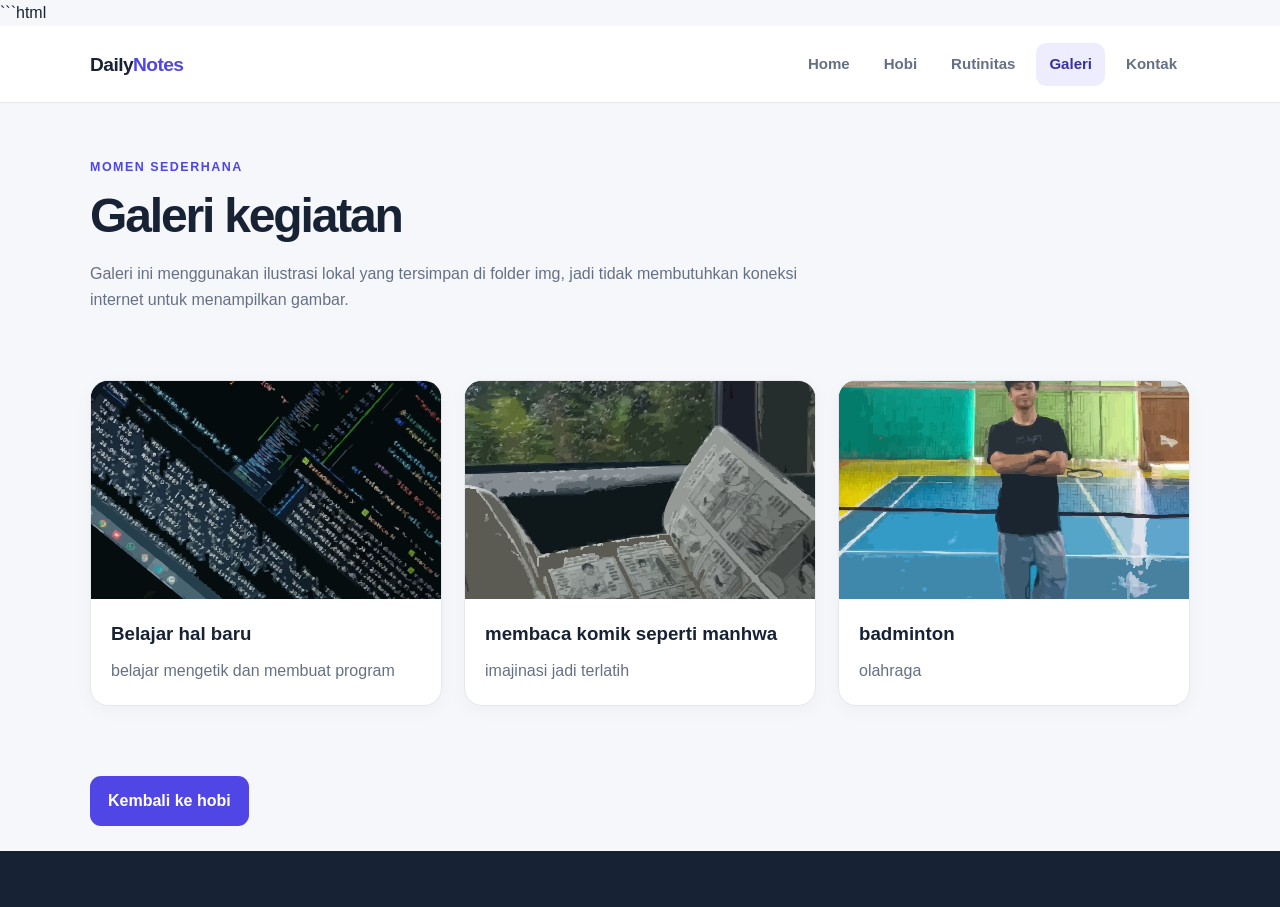
<file: galeri.html>
```html
<!DOCTYPE html>
<html lang="id">

<head>
    <meta charset="UTF-8">
    <meta name="viewport" content="width=device-width, initial-scale=1.0">

    <meta
        name="description"
        content="Website personal tentang hobi dan kegiatan sehari-hari."
    >

    <title>Galeri | Catatan Personal</title>

    <link rel="stylesheet" href="css/style.css">
</head>

<body>

    <header class="site-header">
        <div class="container nav-wrap">

            <a class="brand" href="index.html">
                Daily<span>Notes</span>
            </a>

            <nav aria-label="Navigasi utama">
                <a href="index.html">Home</a>
                <a href="hobi.html">Hobi</a>
                <a href="rutinitas.html">Rutinitas</a>
                <a href="galeri.html" class="active">Galeri</a>
                <a href="kontak.html">Kontak</a>
            </nav>

        </div>
    </header>

    <main class="container">

        <section class="page-intro">
            <span class="eyebrow">Momen sederhana</span>

            <h1>Galeri kegiatan</h1>

            <p>
                Galeri ini menggunakan ilustrasi lokal yang tersimpan
                di folder img, jadi tidak membutuhkan koneksi internet
                untuk menampilkan gambar.
            </p>
        </section>

        <section class="section grid">

            <article class="card">
                <img
                    src="img/coding.svg"
                    alt="Ilustrasi coding"
                >

                <div class="card-body">
                    <h3>Belajar hal baru</h3>

                    <p>
                       belajar mengetik dan membuat program
                    </p>
                </div>
            </article>

            <article class="card">
                <img
                    src="img/reading.svg"
                    alt="Ilustrasi membaca"
                >

                <div class="card-body">
                    <h3>membaca komik seperti manhwa</h3>

                    <p>
                        imajinasi jadi terlatih
                    </p>
                </div>
            </article>

            <article class="card">
                <img
                    src="img/badminton.svg"
                    alt="Ilustrasi bermain badminton"
                >

                <div class="card-body">
                    <h3>badminton</h3>

                    <p>
                       olahraga 
                    </p>
                </div>
            </article>

           
        </section>

        <a class="button" href="hobi.html">
            Kembali ke hobi
        </a>

    </main>

    <footer class="site-footer">
        <div class="container footer-wrap">
        </div>
    </footer>

</body>
</file>
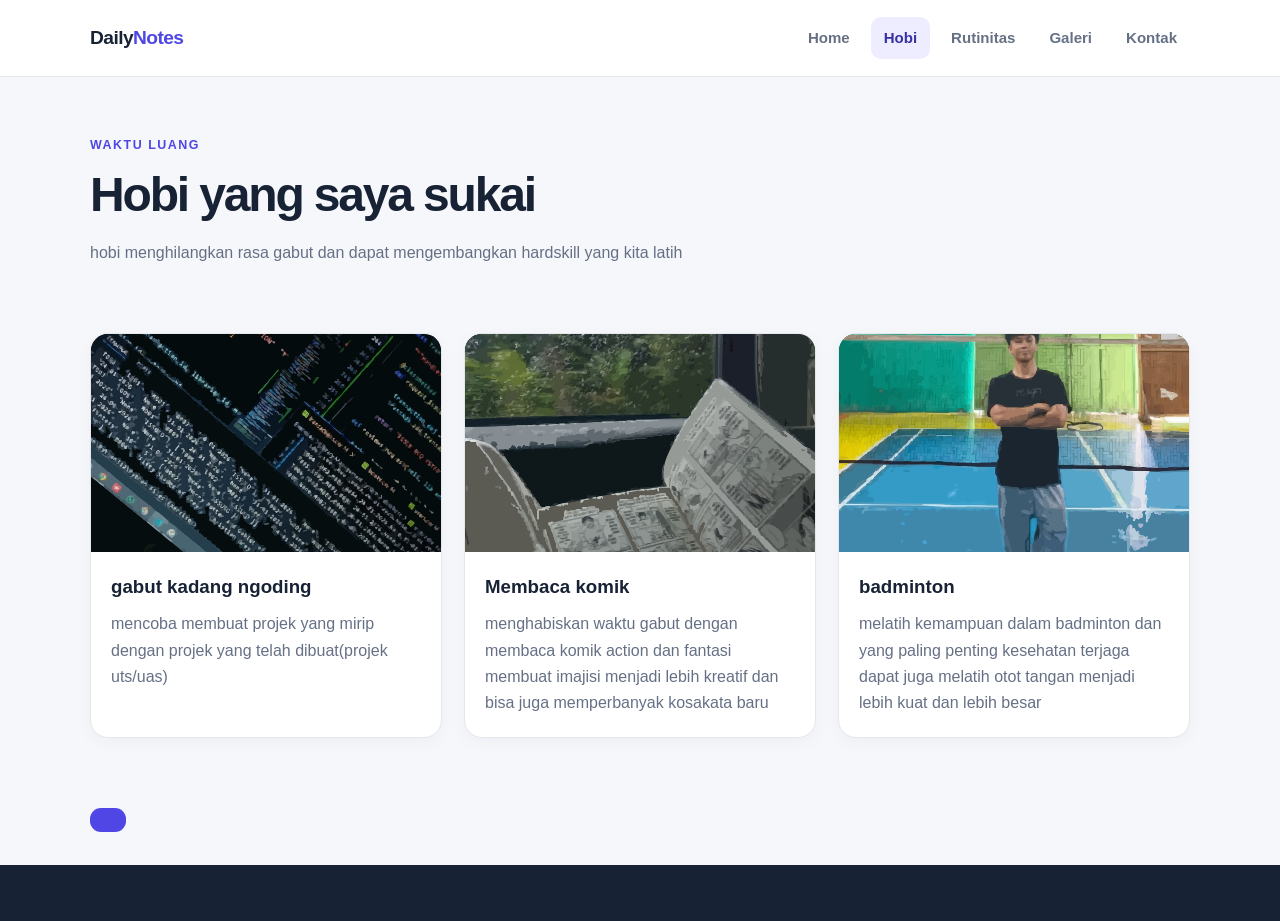
<file: hobi.html>
<!DOCTYPE html>
<html lang="id">

<head>
    <meta charset="UTF-8">
    <meta name="viewport" content="width=device-width, initial-scale=1.0">

    <meta
        name="description"
        content="Website personal tentang hobi dan kegiatan sehari-hari."
    >

    <title>Hobi | Catatan Personal</title>

    <link rel="stylesheet" href="css/style.css">
</head>

<body>

    <header class="site-header">
        <div class="container nav-wrap">

            <a class="brand" href="index.html">
                Daily<span>Notes</span>
            </a>

            <nav aria-label="Navigasi utama">
                <a href="index.html">Home</a>
                <a href="hobi.html" class="active">Hobi</a>
                <a href="rutinitas.html">Rutinitas</a>
                <a href="galeri.html">Galeri</a>
                <a href="kontak.html">Kontak</a>
            </nav>

        </div>
    </header>

    <main class="container">

        <section class="page-intro">
            <span class="eyebrow">Waktu luang</span>

            <h1>Hobi yang saya sukai</h1>

            <p>
                hobi menghilangkan rasa gabut dan dapat mengembangkan 
                hardskill yang kita latih
            </p>
        </section>

        <section class="section grid">

            <article class="card">
                <img
                    src="img/coding.svg"
                    alt="Ilustrasi belajar coding"
                >

                <div class="card-body">
                    <h3>gabut kadang ngoding</h3>

                    <p>
                       mencoba membuat projek yang mirip dengan projek
                       yang telah dibuat(projek uts/uas)
                    </p>
                </div>
            </article>

            <article class="card">
                <img
                    src="img/reading.svg"
                    alt="Ilustrasi membaca"
                >

                <div class="card-body">
                    <h3>Membaca komik</h3>

                    <p>
                        menghabiskan waktu gabut dengan membaca komik
                        action dan fantasi membuat imajisi menjadi lebih 
                        kreatif dan bisa juga memperbanyak kosakata baru
                    </p>
                </div>
            </article>

            <article class="card">
                <img
                    src="img/badminton.svg"
                    alt="Ilustrasi musik"
                >

                <div class="card-body">
                    <h3>badminton</h3>

                    <p>
                        melatih kemampuan dalam badminton dan yang paling penting
                        kesehatan terjaga dapat juga melatih otot tangan menjadi
                        lebih kuat dan lebih besar
                    </p>
                </div>
            </article>

        </section>

        <a class="button" href="galeri.html">
           
        </a>

    </main>

    <footer class="site-footer">
        <div class="container footer-wrap">

        </div>
    </footer>

</body>
</html>
</file>
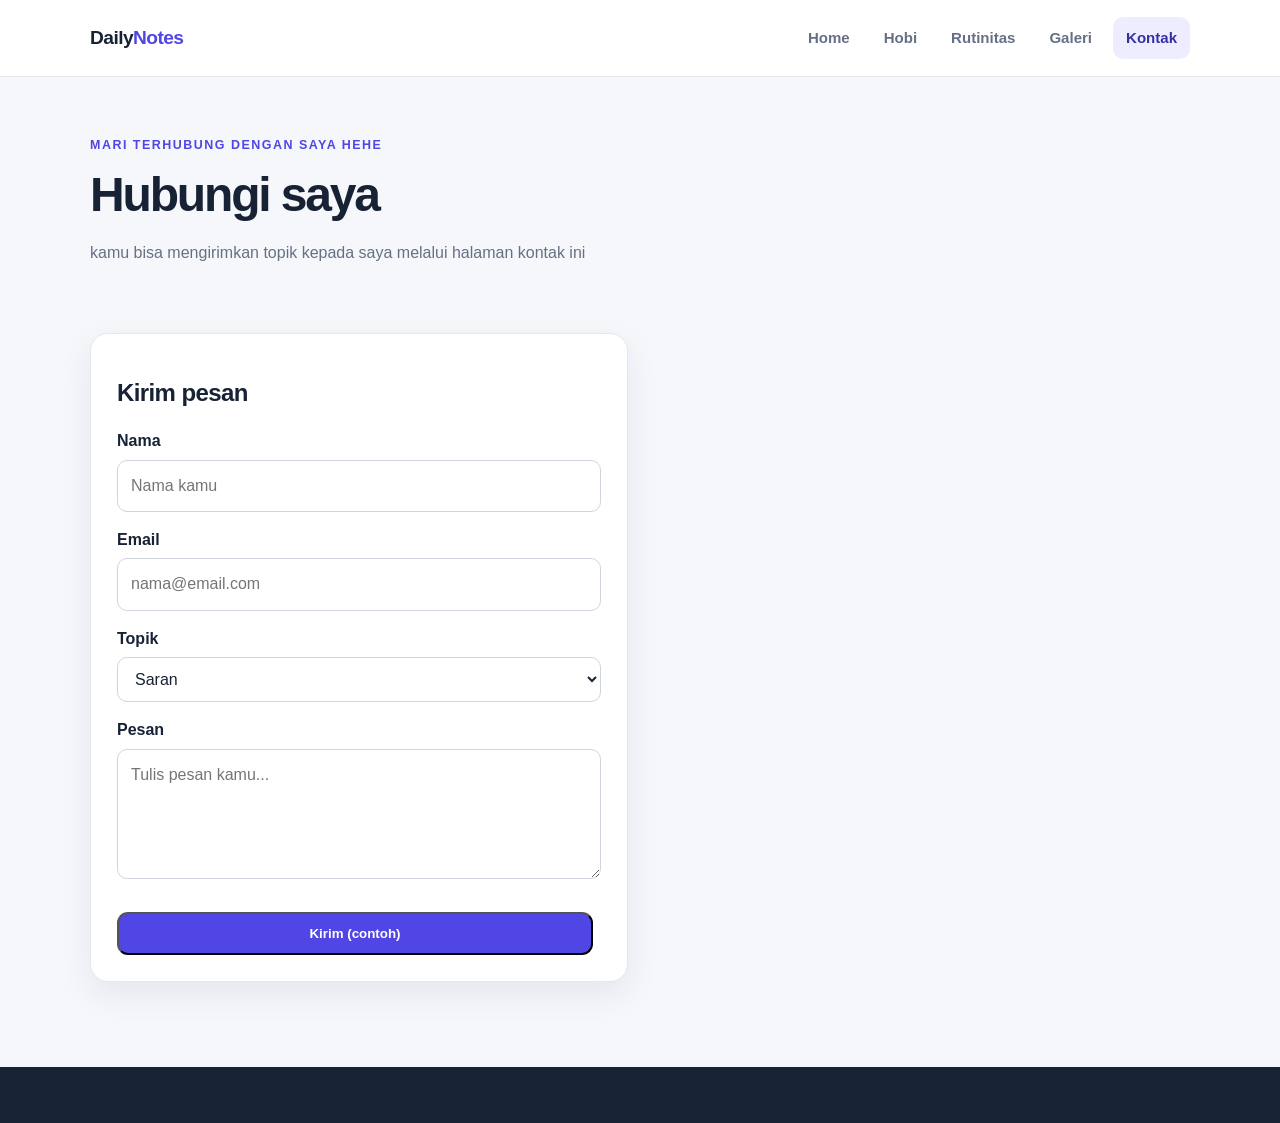
<file: kontak.html>
<!DOCTYPE html>
<html lang="id">

<head>
    <meta charset="UTF-8">
    <meta name="viewport" content="width=device-width, initial-scale=1.0">

    <meta
        name="description"
        content="Website personal tentang hobi dan kegiatan sehari-hari."
    >
    <title>Kontak | Catatan Personal</title>

    <link rel="stylesheet" href="css/style.css">
</head>

<body>

    <header class="site-header">
        <div class="container nav-wrap">

            <a class="brand" href="index.html">
                Daily<span>Notes</span>
            </a>

            <nav aria-label="Navigasi utama">
                <a href="index.html">Home</a>
                <a href="hobi.html">Hobi</a>
                <a href="rutinitas.html">Rutinitas</a>
                <a href="galeri.html">Galeri</a>
                <a href="kontak.html" class="active">Kontak</a>
            </nav>

        </div>
    </header>

    <main class="container">

        <section class="page-intro">
            <span class="eyebrow">Mari terhubung dengan saya hehe</span>

            <h1>Hubungi saya</h1>

            <p>
               kamu bisa mengirimkan topik kepada saya melalui halaman kontak ini
            </p>
        </section>

        <section class="section two-col">

            <div class="panel">
                <h2>Kirim pesan</h2>

                <form action="#" method="get">

                    <div>
                        <label for="nama">Nama</label>
                        <input
                            id="nama"
                            name="nama"
                            type="text"
                            placeholder="Nama kamu"
                            required
                        >
                    </div>

                    <div>
                        <label for="email">Email</label>
                        <input
                            id="email"
                            name="email"
                            type="email"
                            placeholder="nama@email.com"
                            required
                        >
                    </div>

                    <div>
                        <label for="topik">Topik</label>

                        <select id="topik" name="topik">
                            <option value="saran">Saran</option>
                            <option value="pertanyaan">Pertanyaan</option>
                            <option value="lainnya">Lainnya</option>
                        </select>
                    </div>

                    <div>
                        <label for="pesan">Pesan</label>

                        <textarea
                            id="pesan"
                            name="pesan"
                            placeholder="Tulis pesan kamu..."
                            required
                        ></textarea>
                    </div>

                    <button class="button" type="submit">
                        Kirim (contoh)
                    </button>

                </form>
            </div>

        </section>

    </main>

    <footer class="site-footer">
        <div class="container footer-wrap">

        </div>
    </footer>

</body>
</html>
</file>
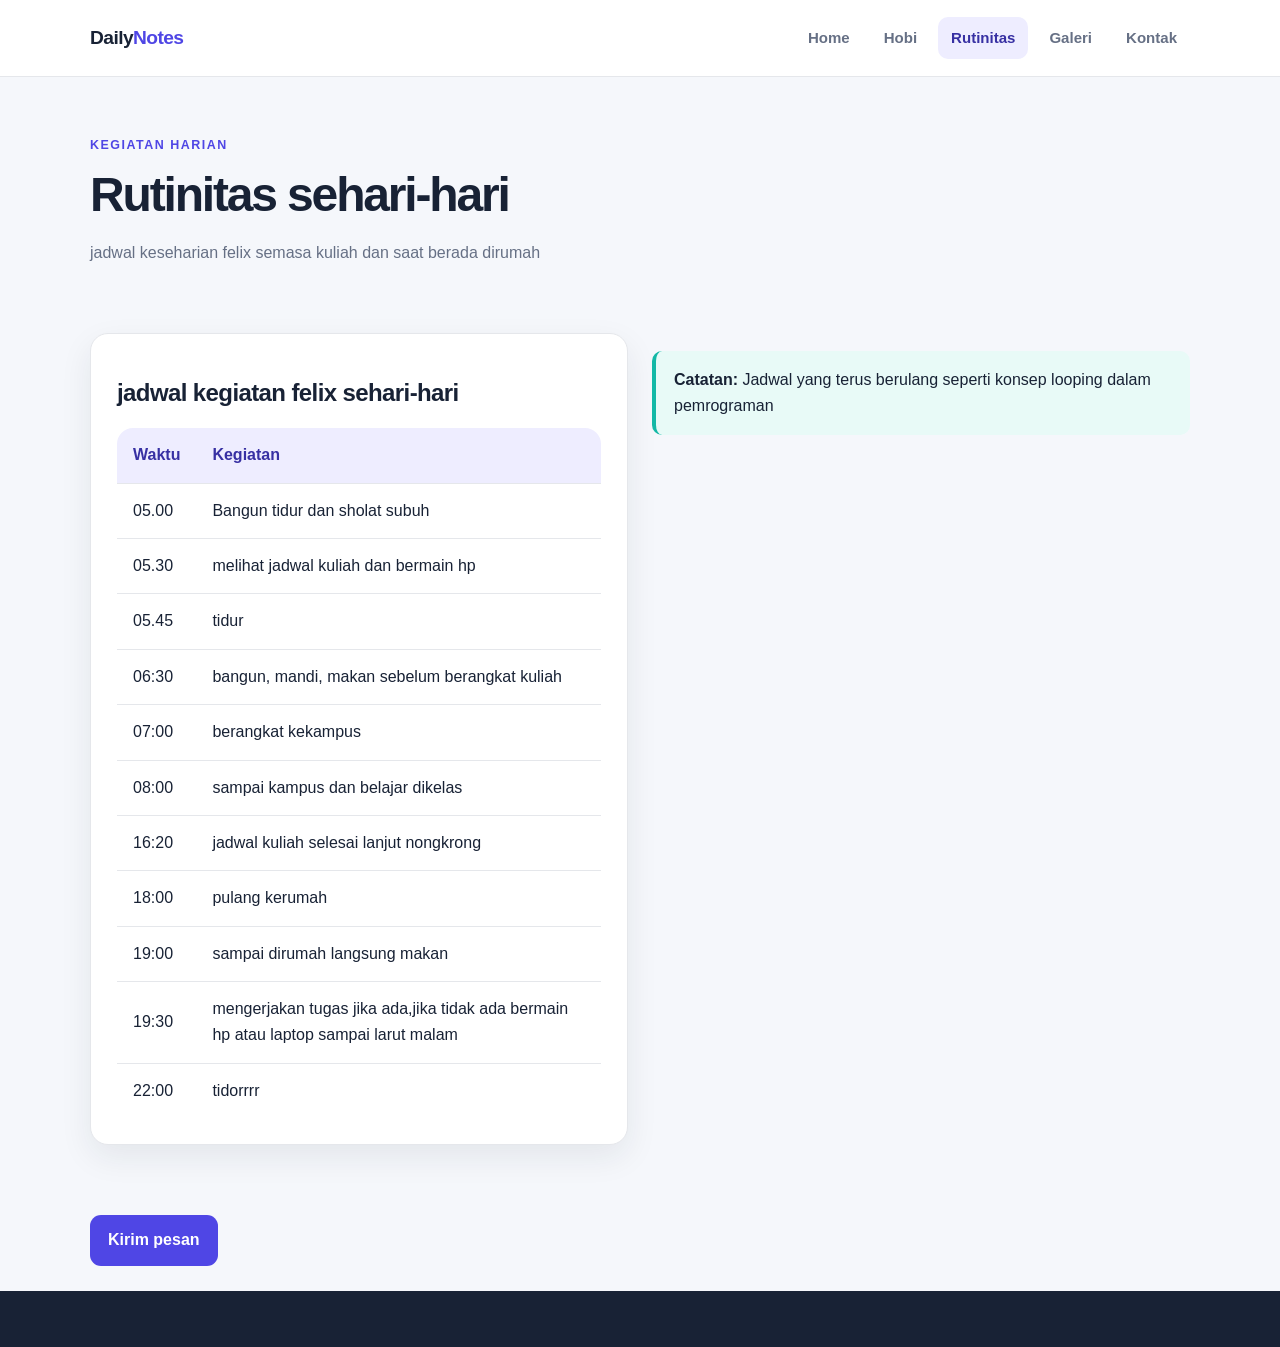
<file: rutinitas.html>
<!DOCTYPE html>
<html lang="id">

<head>
    <meta charset="UTF-8">
    <meta name="viewport" content="width=device-width, initial-scale=1.0">

    <meta name="description"
          content="Website personal tentang hobi dan kegiatan sehari-hari.">

    <title>Rutinitas | Catatan Personal</title>

    <link rel="stylesheet" href="css/style.css">
</head>

<body>

    <header class="site-header">
        <div class="container nav-wrap">

            <a class="brand" href="index.html">
                Daily<span>Notes</span>
            </a>

            <nav aria-label="Navigasi utama">
                <a href="index.html">Home</a>
                <a href="hobi.html">Hobi</a>
                <a href="rutinitas.html" class="active">Rutinitas</a>
                <a href="galeri.html">Galeri</a>
                <a href="kontak.html">Kontak</a>
            </nav>

        </div>
    </header>

    <main class="container">

        <section class="page-intro">
            <span class="eyebrow">Kegiatan harian</span>

            <h1>Rutinitas sehari-hari</h1>

            <p>
               jadwal keseharian felix semasa kuliah dan saat berada dirumah
            </p>
        </section>

        <section class="section two-col">

            <div class="panel">
                <h2> jadwal kegiatan felix sehari-hari</h2>

                <table class="schedule">
                    <thead>
                        <tr>
                            <th>Waktu</th>
                            <th>Kegiatan</th>
                        </tr>
                    </thead>

                    <tbody>
                        <tr>
                            <td>05.00</td>
                            <td>Bangun tidur dan sholat subuh</td>
                        </tr>

                        <tr>
                            <td>05.30</td>
                            <td>melihat jadwal kuliah dan bermain hp</td>
                        </tr>

                        <tr>
                            <td>05.45</td>
                            <td>tidur</td>
                        </tr>

                        <tr>
                            <td>06:30</td>
                            <td>bangun, mandi, makan sebelum berangkat kuliah</td>
                        </tr>

                        <tr>
                            <td>07:00</td>
                            <td>berangkat kekampus</td>
                        </tr>

                        <tr>
                            <td>08:00</td>
                            <td>sampai kampus dan belajar dikelas</td>
                        </tr>

                        <tr>
                            <td>16:20</td>
                            <td>jadwal kuliah selesai lanjut nongkrong</td>
                        </tr>

                        <tr>
                            <td>18:00</td>
                            <td>pulang kerumah</td>
                        </tr>

                        <tr>
                            <td>19:00</td>
                            <td>sampai dirumah langsung makan</td>
                        </tr>

                        <tr>
                            <td>19:30</td>
                            <td>mengerjakan tugas jika ada,jika tidak ada bermain hp atau laptop sampai larut malam</td>
                        </tr>

                        <tr>
                            <td>22:00</td>
                            <td>tidorrrr</td>
                        </tr>
                    </tbody>
                </table>
            </div>

                <div class="note" style="margin-top: 18px;">
                    <strong>Catatan:</strong>
                    Jadwal yang terus berulang seperti konsep looping dalam pemrograman
                </div>
            </div>

        </section>

        <a class="button" href="kontak.html">
            Kirim pesan
        </a>

    </main>

    <footer class="site-footer">
        <div class="container footer-wrap">
        </div>
    </footer>

</body>
</html>
</file>
<file: css/style.css>
:root {
    --bg: #f5f7fb;
    --surface: #ffffff;
    --text: #182235;
    --muted: #667085;
    --primary: #4f46e5;
    --primary-dark: #3730a3;
    --accent: #14b8a6;
    --border: #e5e7eb;
    --shadow: 0 12px 32px rgba(24, 34, 53, .08);
}
* { box-sizing: border-box; }
html { scroll-behavior: smooth; }
body {
    margin: 0;
    font-family: Arial, Helvetica, sans-serif;
    background: var(--bg);
    color: var(--text);
    line-height: 1.65;
}
a { color: inherit; }
img { max-width: 100%; display: block; }
.container { width: min(1100px, 92%); margin: 0 auto; }
.site-header {
    background: var(--surface);
    border-bottom: 1px solid var(--border);
    position: sticky;
    top: 0;
    z-index: 10;
}
.nav-wrap {
    min-height: 76px;
    display: flex;
    align-items: center;
    justify-content: space-between;
    gap: 24px;
}
.brand { font-size: 1.2rem; font-weight: 800; text-decoration: none; letter-spacing: -.03em; }
.brand span { color: var(--primary); }
nav { display: flex; gap: 8px; flex-wrap: wrap; }
nav a {
    padding: 9px 13px;
    border-radius: 10px;
    color: var(--muted);
    text-decoration: none;
    font-size: .94rem;
    font-weight: 700;
}
nav a:hover, nav a.active { background: #eeedff; color: var(--primary-dark); }
.hero {
    display: grid;
    grid-template-columns: 1.1fr .9fr;
    align-items: center;
    gap: 40px;
    padding: 64px 0 54px;
}
.eyebrow {
    color: var(--primary);
    text-transform: uppercase;
    font-weight: 800;
    letter-spacing: .12em;
    font-size: .78rem;
}
h1 { font-size: clamp(2.2rem, 5vw, 3.8rem); line-height: 1.1; letter-spacing: -.045em; margin: 12px 0 18px; }
h2 { line-height: 1.2; letter-spacing: -.025em; }
.lead { font-size: 1.12rem; color: var(--muted); max-width: 620px; }
.hero-image { width: 100%; aspect-ratio: 4 / 3; object-fit: cover; border-radius: 24px; box-shadow: var(--shadow); }
.button {
    display: inline-block;
    background: var(--primary);
    color: white;
    text-decoration: none;
    font-weight: 700;
    padding: 12px 18px;
    border-radius: 11px;
    margin: 10px 8px 0 0;
    transition: transform .18s, background .18s;
}
.button:hover { background: var(--primary-dark); transform: translateY(-2px); }
.button.secondary { background: #e9e8ff; color: var(--primary-dark); }
.section { padding: 28px 0 60px; }
.section-heading { display: flex; justify-content: space-between; align-items: end; gap: 20px; margin-bottom: 22px; }
.section-heading h2 { margin: 0; font-size: 1.8rem; }
.section-heading p { color: var(--muted); margin: 6px 0 0; }
.grid { display: grid; grid-template-columns: repeat(3, 1fr); gap: 22px; }
.card {
    background: var(--surface);
    border: 1px solid var(--border);
    border-radius: 18px;
    overflow: hidden;
    box-shadow: 0 5px 18px rgba(24, 34, 53, .035);
}
.card img { width: 100%; aspect-ratio: 16 / 10; object-fit: cover; }
.card-body { padding: 20px; }
.card h3 { margin: 0 0 8px; }
.card p { color: var(--muted); margin: 0; }
.page-intro { padding: 54px 0 22px; }
.page-intro h1 { font-size: clamp(2rem, 4vw, 3rem); }
.page-intro p { max-width: 720px; color: var(--muted); }
.panel { background: var(--surface); border: 1px solid var(--border); border-radius: 18px; padding: 26px; box-shadow: var(--shadow); }
.two-col { display: grid; grid-template-columns: 1fr 1fr; gap: 24px; align-items: start; }
.list-clean { list-style: none; padding: 0; margin: 0; }
.list-clean li { padding: 11px 0; border-bottom: 1px solid var(--border); }
.list-clean li:last-child { border-bottom: 0; }
.schedule { width: 100%; border-collapse: collapse; background: var(--surface); border-radius: 16px; overflow: hidden; }
.schedule th, .schedule td { padding: 14px 16px; text-align: left; border-bottom: 1px solid var(--border); }
.schedule th { background: #eeedff; color: var(--primary-dark); }
.schedule tr:last-child td { border-bottom: 0; }
.note { background: #e8faf7; border-left: 4px solid var(--accent); border-radius: 10px; padding: 16px 18px; }
form { display: grid; gap: 15px; }
label { font-weight: 700; display: block; margin-bottom: 5px; }
input, select, textarea {
    width: 100%; font: inherit; padding: 12px 13px;
    border: 1px solid #d0d5dd; border-radius: 10px; background: white; color: var(--text);
}
textarea { min-height: 130px; resize: vertical; }
input:focus, select:focus, textarea:focus { outline: 3px solid #dcdafe; border-color: var(--primary); }
.site-footer { background: #182235; color: #dce3ef; padding: 28px 0; margin-top: 25px; }
.footer-wrap { display: flex; justify-content: space-between; gap: 16px; flex-wrap: wrap; }
.site-footer p { margin: 0; }
.small { font-size: .9rem; color: var(--muted); }
@media (max-width: 760px) {
    .nav-wrap { padding: 14px 0; align-items: flex-start; flex-direction: column; gap: 10px; }
    nav { gap: 3px; }
    nav a { padding: 8px 10px; }
    .hero, .two-col { grid-template-columns: 1fr; }
    .hero { padding-top: 38px; gap: 24px; }
    .grid { grid-template-columns: 1fr; }
    .section-heading { align-items: flex-start; flex-direction: column; }
    .schedule th, .schedule td { padding: 11px 9px; font-size: .92rem; }
}
</file>
